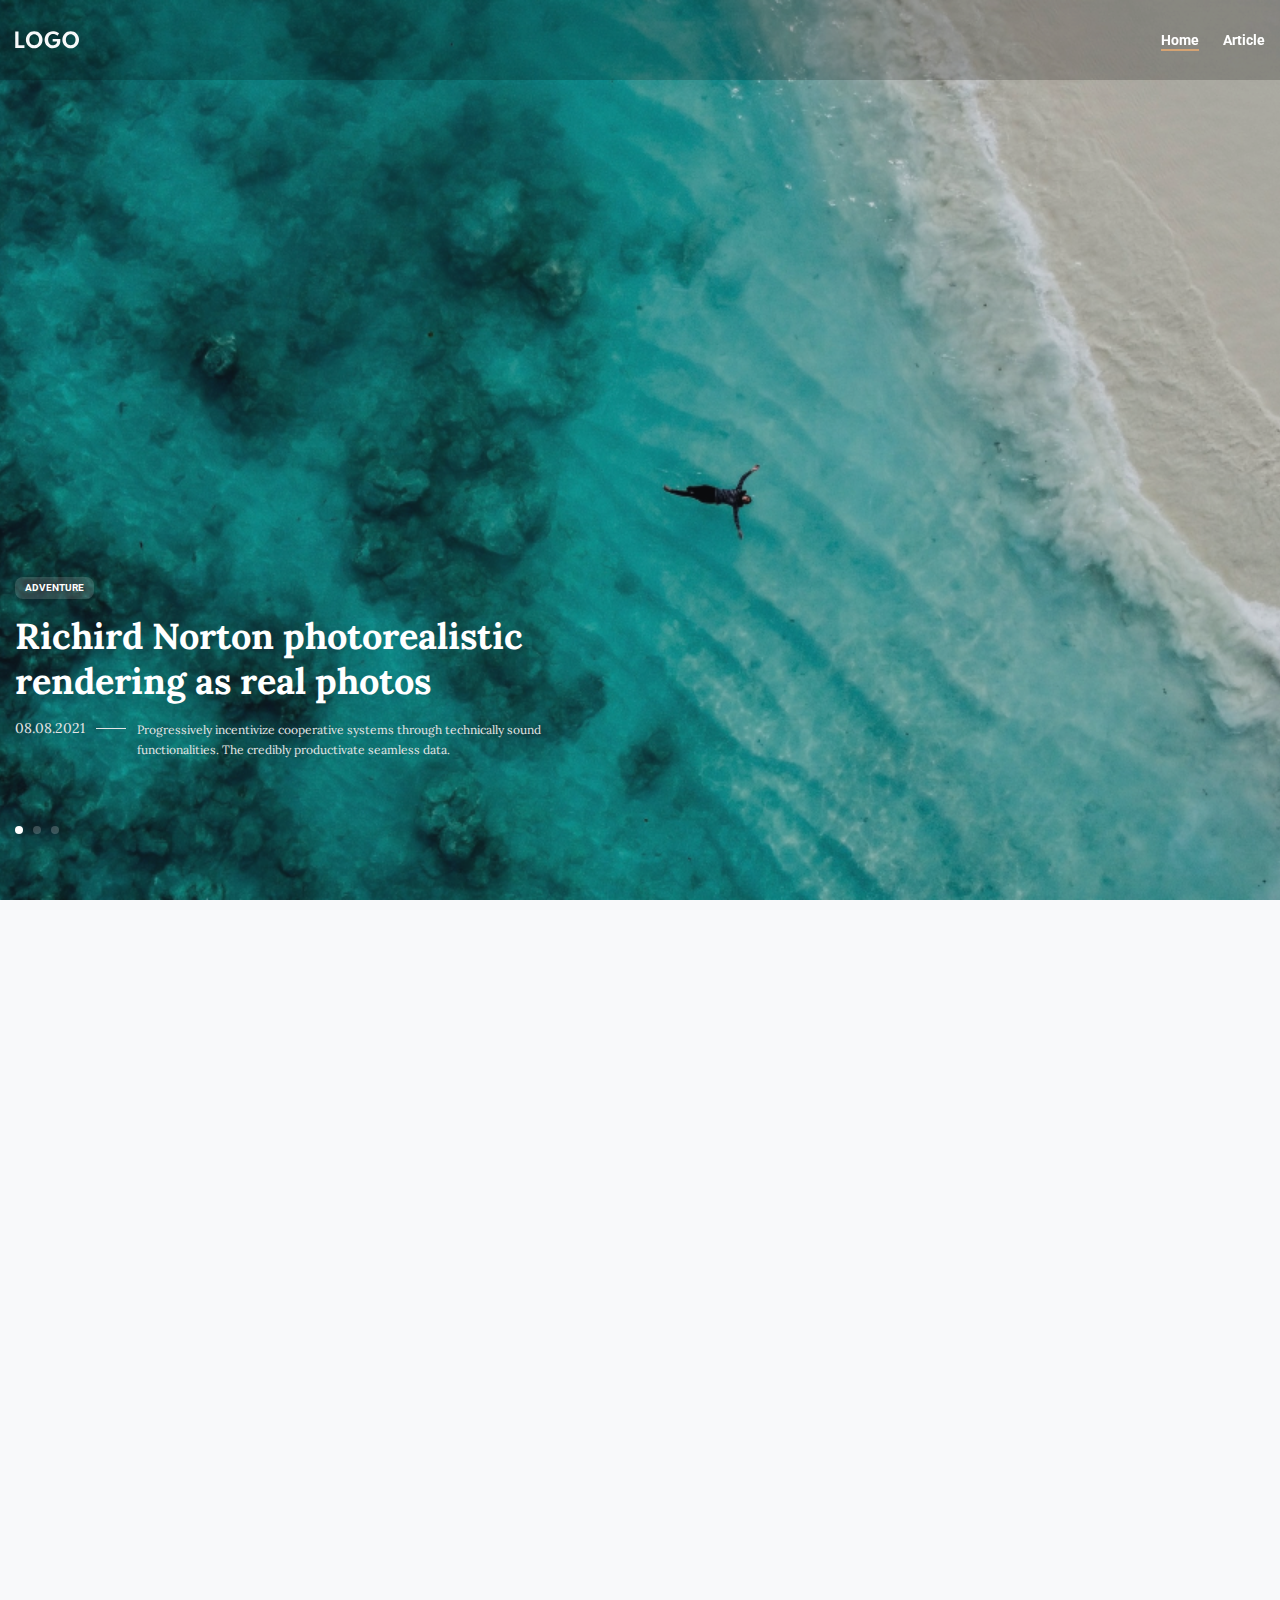
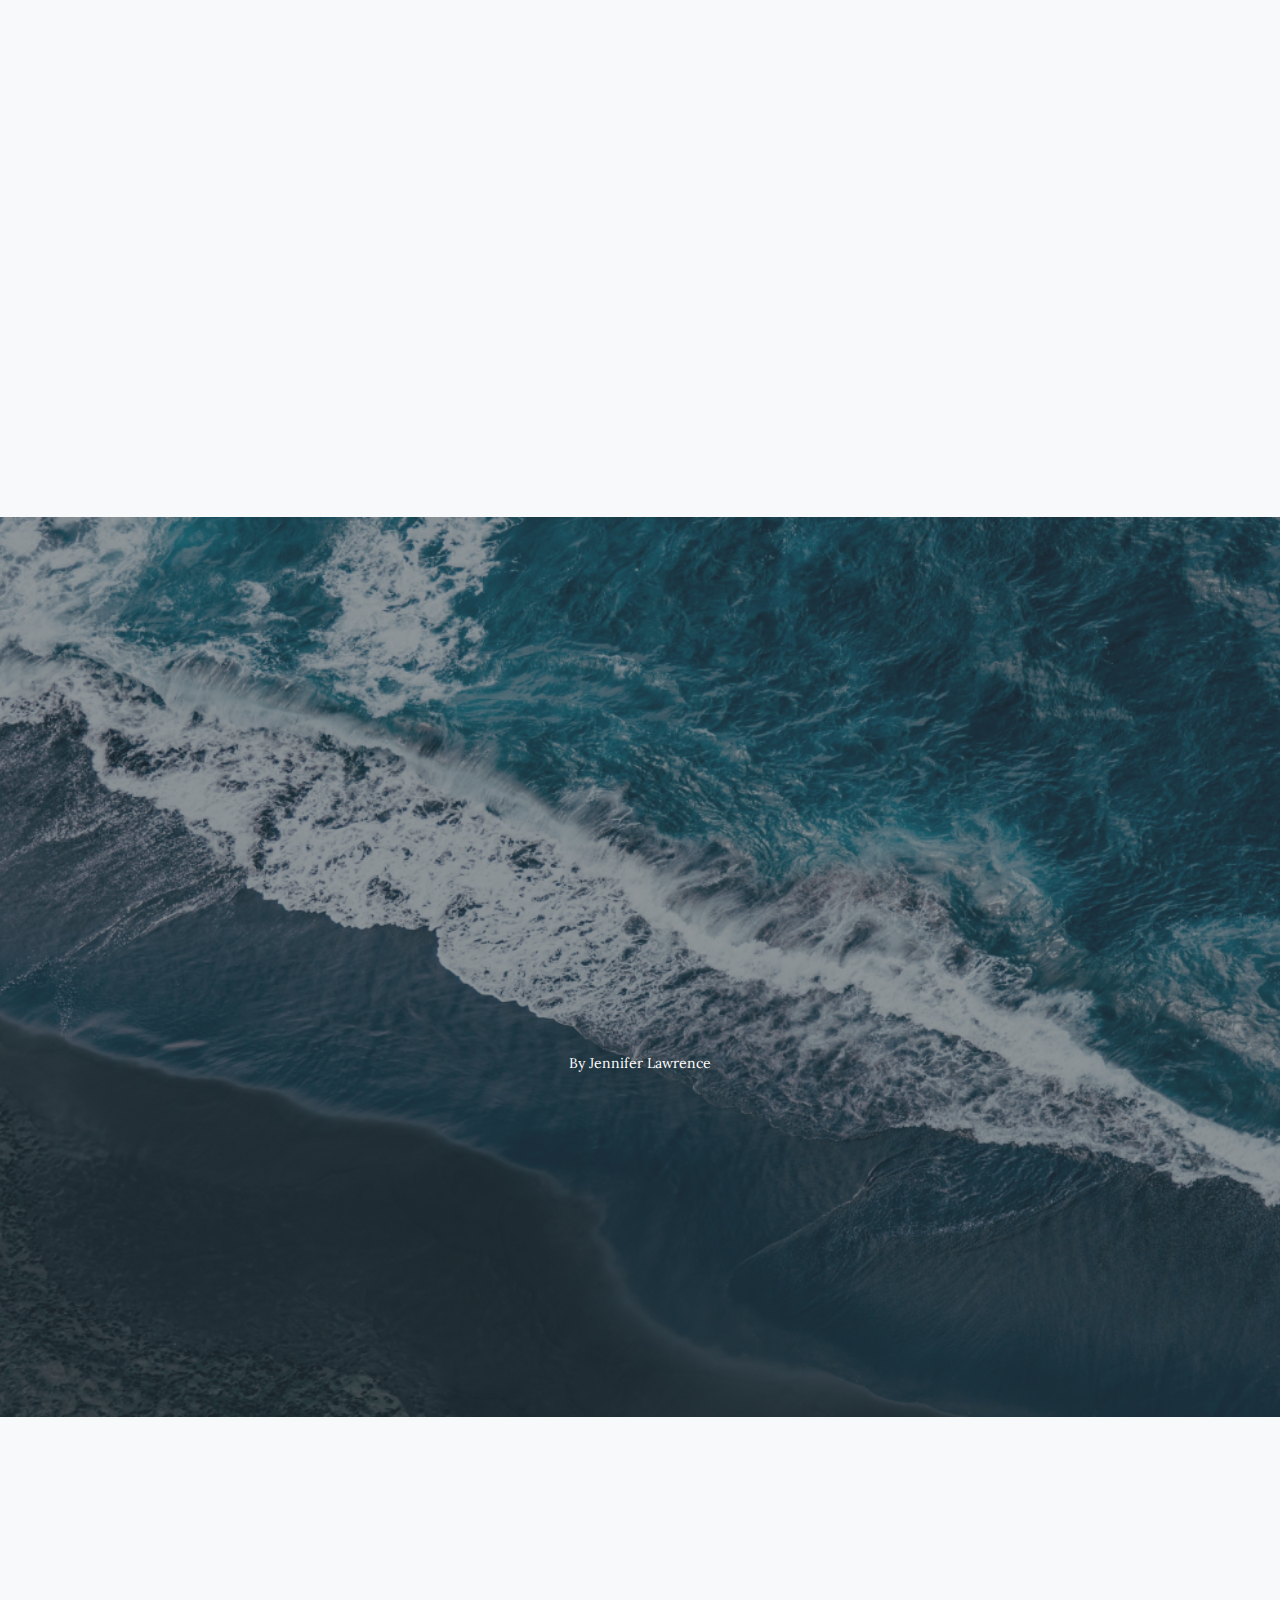
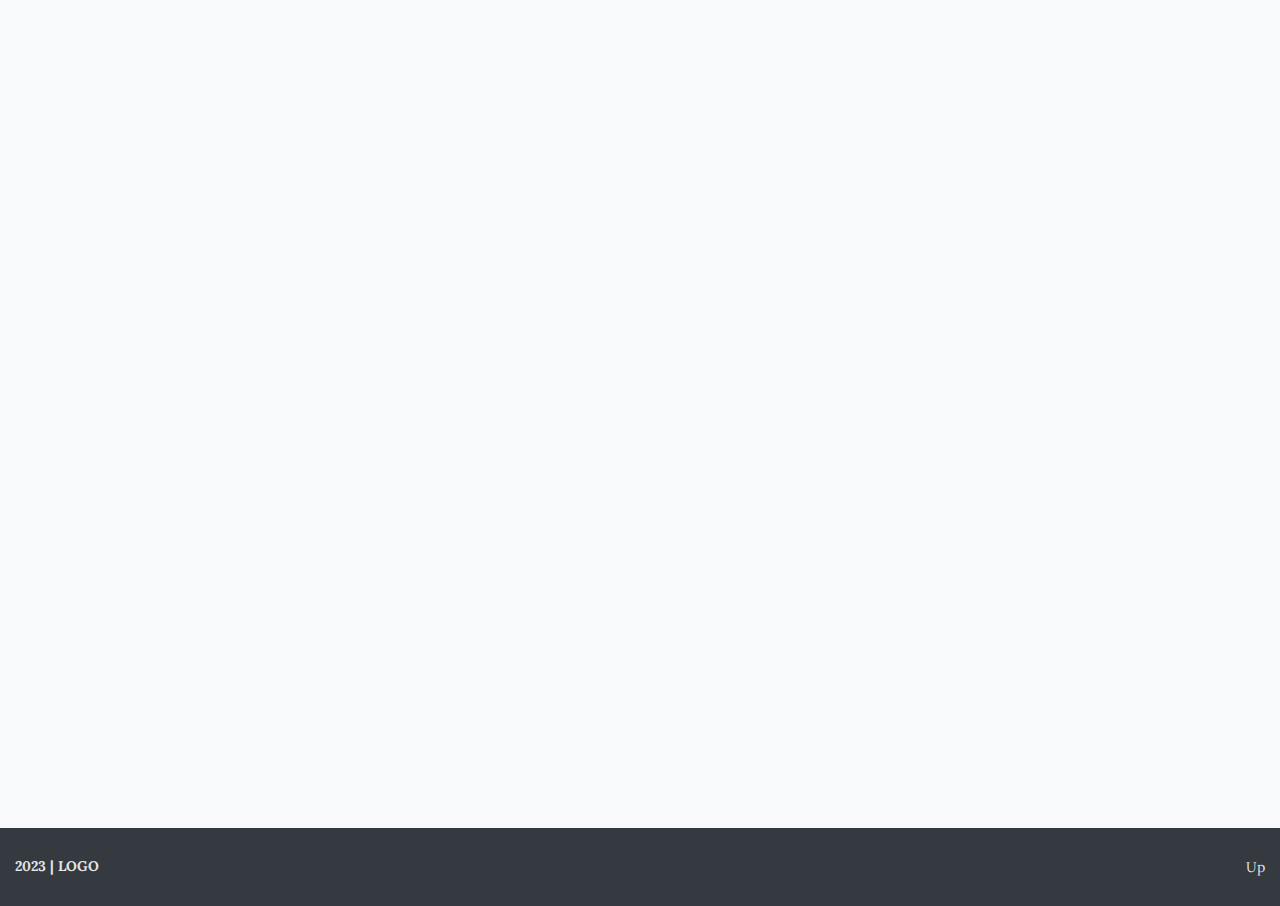
<file: index.html>
<!DOCTYPE html>
<html lang="en">
<head>
    <meta charset="UTF-8">
    <meta http-equiv="X-UA-Compatible" content="IE=edge">
    <meta name="viewport" content="width=device-width, initial-scale=1.0">
    <link href="https://fonts.googleapis.com/css?family=Lora:regular,700&display=swap" rel="stylesheet" />
    <link href="https://fonts.googleapis.com/css?family=Roboto:700&display=swap" rel="stylesheet" />
    <link rel="stylesheet" href="css/style.css">
    <title>HomePage - Minimal Blog Template</title>
</head>
<body>
    <div class="wrapper">
        <header class="header">
            <div class="header__container">
                <div class="header__logo">
                    <img src="img/logo.svg" alt="logo">
                </div>
                <nav class="header__menu menu">
                    <ul class="menu__list">
                        <li class="menu__item">
                            <a href="index.html" class="menu__link active">Home</a>
                        </li>
                        <li class="menu__item">
                            <a href="article.html" class="menu__link">Article</a>
                        </li>
                    </ul>
                </nav>
            </div>
        </header>
        <main class="home">
            <div class="home__sections">
                <div class="home__main-slider main-slider swiper">
                    <div class="main-slider__wrapper swiper-wrapper">
                        <div class="main-slider__slide swiper-slide">
                            <img class="main-slider__bg" src="img/main-slider/01.jpg" alt="image">
                            <div class="main-slider__container">
                                <a href="" class="main-slider__category category">ADVENTURE</a>
                                <div class="main-slider__title title">Richird Norton photorealistic rendering as real photos</div>
                                <div class="main-slider__body">
                                    <div class="main-slider__date">08.08.2021</div>
                                    <div class="main-slider__text text">
                                        <p>
                                            Progressively incentivize cooperative systems through technically sound functionalities. The credibly productivate seamless data.
                                        </p>
                                    </div>
                                </div>
                            </div>
                        </div>
                        <div class="main-slider__slide swiper-slide">
                            <img class="main-slider__bg" src="img/main-slider/02.jpg" alt="image">
                            <div class="main-slider__container">
                                <a href="" class="main-slider__category category">ADVENTURE</a>
                                <div class="main-slider__title title">Lorem ipsum dolor sit amet, consectetur adipisicing elit.</div>
                                <div class="main-slider__body">
                                    <div class="main-slider__date">08.08.2021</div>
                                    <div class="main-slider__text text">
                                        <p>
                                            Progressively incentivize cooperative systems through technically sound functionalities. The credibly productivate seamless data.
                                        </p>
                                    </div>
                                </div>
                            </div>
                        </div>
                        <div class="main-slider__slide swiper-slide">
                            <img class="main-slider__bg" src="img/main-slider/03.jpg" alt="image">
                            <div class="main-slider__container">
                                <a href="" class="main-slider__category category">ADVENTURE</a>
                                <div class="main-slider__title title">Lorem ipsum dolor, sit amet consectetur adipisicing elit. Est, architecto.</div>
                                <div class="main-slider__body">
                                    <div class="main-slider__date">08.08.2021</div>
                                    <div class="main-slider__text text">
                                        <p>
                                            Progressively incentivize cooperative systems through technically sound functionalities. The credibly productivate seamless data.
                                        </p>
                                    </div>
                                </div>
                            </div>
                        </div>
                    </div>
                    <div class="main-slider__bullets bullets">
                        <div class="bullets__container">
                            <div class="bullets__items"></div>
                        </div>
                    </div>
                </div>
                <section class="home__popular popular">
                    <div class="popular__container">
                        <div data-item class="popular__header">
                            <h2 class="popular__title title title_dark">Popular topics</h2>
                            <nav class="popular__nav nav-popular">
                                <button type="button" class="nav-popular__item active">Adventure</button>
                                <button type="button" class="nav-popular__item">Travel</button>
                                <button type="button" class="nav-popular__item">Fashion</button>
                                <button type="button" class="nav-popular__item">Technology</button>
                            </nav>
                        </div>
                        <div class="popular__content">
                            <div class="popular__tab active">
                                <div class="popular__items">
                                    <article data-item class="popular__item item-popular">
                                        <a href="#" class="item-popular__category category">ADVENTURE</a>
                                        <a href="#" class="item-popular__image">
                                            <img src="img/popular/01.jpg" alt="Image">
                                        </a>
                                        <div class="item-popular__date">08.08.2021</div>
                                        <h4 class="item-popular__title">
                                            <a href="#" class="item-popular__link-title">Dream destinations to visit this year in Paris</a>
                                        </h4>
                                        <div class="item-popular__text text">
                                            <p>
                                                Progressively incentivize cooperative systems through
                                                technically sound functionalities. Credibly productivate
                                                seamless data with flexible schemas.
                                            </p>
                                        </div>
                                    </article>
                                    <article data-item class="popular__item item-popular">
                                        <a href="#" class="item-popular__category category">ADVENTURE</a>
                                        <a href="#" class="item-popular__image">
                                            <img src="img/popular/05.jpg" alt="Image">
                                        </a>
                                        <div class="item-popular__date">08.08.2021</div>
                                        <h4 class="item-popular__title">
                                            <a href="#" class="item-popular__link-title">Thins to know before visiting Cave in Germany</a>
                                        </h4>
                                        <div class="item-popular__text text">
                                            <p>
                                                Progressively incentivize cooperative systems through technically sound functionalities. Credibly productivate sseamless data with flexible schemas.
                                            </p>
                                        </div>
                                    </article>
                                    <article data-item class="popular__item item-popular">
                                        <a href="#" class="item-popular__category category">ADVENTURE</a>
                                        <a href="#" class="item-popular__image">
                                            <img src="img/popular/01.jpg" alt="Image">
                                        </a>
                                        <div class="item-popular__date">08.08.2021</div>
                                        <h4 class="item-popular__title">
                                            <a href="#" class="item-popular__link-title">Dream destinations to visit this year in Paris</a>
                                        </h4>
                                        <div class="item-popular__text text">
                                            <p>
                                                Progressively incentivize cooperative systems through
                                                technically sound functionalities. Credibly productivate
                                                seamless data with flexible schemas.
                                            </p>
                                        </div>
                                    </article>
                                    <article data-item class="popular__item item-popular">
                                        <a href="#" class="item-popular__category category">ADVENTURE</a>
                                        <a href="#" class="item-popular__image">
                                            <img src="img/popular/05.jpg" alt="Image">
                                        </a>
                                        <div class="item-popular__date">08.08.2021</div>
                                        <h4 class="item-popular__title">
                                            <a href="#" class="item-popular__link-title">Thins to know before visiting Cave in Germany</a>
                                        </h4>
                                        <div class="item-popular__text text">
                                            <p>
                                                Progressively incentivize cooperative systems through technically sound functionalities. Credibly productivate sseamless data with flexible schemas.
                                            </p>
                                        </div>
                                    </article>
                                    <article data-item class="popular__item item-popular">
                                        <a href="#" class="item-popular__category category">ADVENTURE</a>
                                        <a href="#" class="item-popular__image">
                                            <img src="img/popular/01.jpg" alt="Image">
                                        </a>
                                        <div class="item-popular__date">08.08.2021</div>
                                        <h4 class="item-popular__title">
                                            <a href="#" class="item-popular__link-title">Dream destinations to visit this year in Paris</a>
                                        </h4>
                                        <div class="item-popular__text text">
                                            <p>
                                                Progressively incentivize cooperative systems through
                                                technically sound functionalities. Credibly productivate
                                                seamless data with flexible schemas.
                                            </p>
                                        </div>
                                    </article>
                                    <article data-item class="popular__item item-popular">
                                        <a href="#" class="item-popular__category category">ADVENTURE</a>
                                        <a href="#" class="item-popular__image">
                                            <img src="img/popular/05.jpg" alt="Image">
                                        </a>
                                        <div class="item-popular__date">08.08.2021</div>
                                        <h4 class="item-popular__title">
                                            <a href="#" class="item-popular__link-title">Thins to know before visiting Cave in Germany</a>
                                        </h4>
                                        <div class="item-popular__text text">
                                            <p>
                                                Progressively incentivize cooperative systems through technically sound functionalities. Credibly productivate sseamless data with flexible schemas.
                                            </p>
                                        </div>
                                    </article>
                                    <article data-item class="popular__item item-popular">
                                        <a href="#" class="item-popular__category category">ADVENTURE</a>
                                        <a href="#" class="item-popular__image">
                                            <img src="img/popular/01.jpg" alt="Image">
                                        </a>
                                        <div class="item-popular__date">08.08.2021</div>
                                        <h4 class="item-popular__title">
                                            <a href="#" class="item-popular__link-title">Dream destinations to visit this year in Paris</a>
                                        </h4>
                                        <div class="item-popular__text text">
                                            <p>
                                                Progressively incentivize cooperative systems through
                                                technically sound functionalities. Credibly productivate
                                                seamless data with flexible schemas.
                                            </p>
                                        </div>
                                    </article>
                                    <article data-item class="popular__item item-popular">
                                        <a href="#" class="item-popular__category category">ADVENTURE</a>
                                        <a href="#" class="item-popular__image">
                                            <img src="img/popular/05.jpg" alt="Image">
                                        </a>
                                        <div class="item-popular__date">08.08.2021</div>
                                        <h4 class="item-popular__title">
                                            <a href="#" class="item-popular__link-title">Thins to know before visiting Cave in Germany</a>
                                        </h4>
                                        <div class="item-popular__text text">
                                            <p>
                                                Progressively incentivize cooperative systems through technically sound functionalities. Credibly productivate sseamless data with flexible schemas.
                                            </p>
                                        </div>
                                    </article>
                                </div>
                            </div>
                            <div class="popular__tab">
                                <div class="popular__items">
                                    <article data-item class="popular__item item-popular">
                                        <a href="#" class="item-popular__category category">TRAVEL</a>
                                        <a href="#" class="item-popular__image">
                                            <img src="img/popular/02.jpg" alt="Image">
                                        </a>
                                        <div class="item-popular__date">08.08.2021</div>
                                        <h4 class="item-popular__title">
                                            <a href="#" class="item-popular__link-title">Breathtaking first-person photos around Europe</a>
                                        </h4>
                                        <div class="item-popular__text text">
                                            <p>
                                                Progressively incentivize cooperative systems through
                                                technically sound functionalities. Credibly productivate
                                                seamless data with flexible schemas.
                                            </p>
                                        </div>
                                    </article>
                                </div>
                            </div>
                            <div class="popular__tab">
                                <div class="popular__items">
                                    <article data-item class="popular__item item-popular">
                                        <a href="#" class="item-popular__category category">TECHNOLOGY</a>
                                        <a href="#" class="item-popular__image">
                                            <img src="img/popular/03.jpg" alt="Image">
                                        </a>
                                        <div class="item-popular__date">08.08.2021</div>
                                        <h4 class="item-popular__title">
                                            <a href="#" class="item-popular__link-title">What collectors need  to know about authenticity</a>
                                        </h4>
                                        <div class="item-popular__text text">
                                            <p>
                                                Progressively incentivize cooperative systems through
                                                technically sound functionalities. Credibly productivate
                                                seamless data with flexible schemas.
                                            </p>
                                        </div>
                                    </article>
                                    <article data-item class="popular__item item-popular">
                                        <a href="#" class="item-popular__category category">TECHNOLOGY</a>
                                        <a href="#" class="item-popular__image">
                                            <img src="img/popular/07.jpg" alt="Image">
                                        </a>
                                        <div class="item-popular__date">08.08.2021</div>
                                        <h4 class="item-popular__title">
                                            <a href="#" class="item-popular__link-title">
                                                Richard Norton photorealistic
                                                rendering as real photos
                                            </a>
                                        </h4>
                                        <div class="item-popular__text text">
                                            <p>
                                                Progressively incentivize cooperative systems through
                                                technically sound functionalities. Credibly productivate
                                                seamless data with flexible schemas.
                                            </p>
                                        </div>
                                    </article>
                                </div>
                            </div>
                            <div class="popular__tab">
                                <div class="popular__items">
                                    <article data-item class="popular__item item-popular">
                                        <a href="#" class="item-popular__category category">FASHION</a>
                                        <a href="#" class="item-popular__image">
                                            <img src="img/popular/04.jpg" alt="Image">
                                        </a>
                                        <div class="item-popular__date">08.08.2021</div>
                                        <h4 class="item-popular__title">
                                            <a href="#" class="item-popular__link-title">
                                                Instagram artists with great photography skills
                                            </a>
                                        </h4>
                                        <div class="item-popular__text text">
                                            <p>
                                                Progressively incentivize cooperative systems through
                                                technically sound functionalities. Credibly productivate
                                                seamless data with flexible schemas.
                                            </p>
                                        </div>
                                    </article>
                                    <article data-item class="popular__item item-popular">
                                        <a href="#" class="item-popular__category category">FASHION</a>
                                        <a href="#" class="item-popular__image">
                                            <img src="img/popular/06.jpg" alt="Image">
                                        </a>
                                        <div class="item-popular__date">08.08.2021</div>
                                        <h4 class="item-popular__title">
                                            <a href="#" class="item-popular__link-title">
                                                Nina Smith vibrant work collab with Nike Dunk
                                            </a>
                                        </h4>
                                        <div class="item-popular__text text">
                                            <p>
                                                Progressively incentivize cooperative systems through
                                                technically sound functionalities. Credibly productivate
                                                seamless data with flexible schemas.
                                            </p>
                                        </div>
                                    </article>
                                    <article data-item class="popular__item item-popular">
                                        <a href="#" class="item-popular__category category">FASHION</a>
                                        <a href="#" class="item-popular__image">
                                            <img src="img/popular/08.jpg" alt="Image">
                                        </a>
                                        <div class="item-popular__date">08.08.2021</div>
                                        <h4 class="item-popular__title">
                                            <a href="#" class="item-popular__link-title">
                                                25 quality collectors toys inspired by famous films
                                            </a>
                                        </h4>
                                        <div class="item-popular__text text">
                                            <p>
                                                Progressively incentivize cooperative systems through
                                                technically sound functionalities. Credibly productivate
                                                seamless data with flexible schemas.
                                            </p>
                                        </div>
                                    </article>
                                </div>
                            </div>
                        </div>
                    </div>
                </section>
                <section class="home__big-post big-post">
                    <div class="big-post__container">
                        <a data-item href="#" class="big-post__category category">FASHION</a>
                        <h2 data-item class="big-post__title title">
                            <a href="#" class="big-post__link-title">
                                Richird Norton photorealistic rendering as real photos
                            </a>
                        </h2>
                        <div data-item class="big-post__text text">
                            <p>
                                Progressively incentivize cooperative systems through technically sound functionalities. The credibly productivate seamless data.
                            </p>
                        </div>
                        <a href="#" class="big-post__author">
                            By Jennifer Lawrence
                        </a>
                    </div>
                    <div class="big-post__bg">
                        <img src="img/big-post/image.jpg" alt="image">
                    </div>
                </section>
            </div>
            <section class="home__related related">
                <div class="related__container">
                    <h2 data-item class="related__title title title_dark">Related Posts</h2>
                    <div class="related__items">
                        <article data-item class="related__item item-related">
                            <a href="#" class="item-related__category category">FASHION</a>
                            <a href="#" class="item-related__content">
                                <div class="item-related__date">08.08.2021</div>
                                <h4 class="item-related__title">Richird Norton photorealistic rendering as real photos</h4>
                                <div class="item-related__text text">
                                    <p>
                                        Progressively incentivize cooperative systems through technically sound functionalities. The credibly productivate seamless data.
                                    </p>
                                </div>
                            </a>
                            <div class="item-related__image">
                                <img src="img/related/01.jpg" alt="image">
                            </div>
                        </article>
                        <article data-item class="related__item item-related">
                            <a href="#" class="item-related__category category">FASHION</a>
                            <a href="#" class="item-related__content">
                                <div class="item-related__date">08.08.2021</div>
                                <h4 class="item-related__title">Richird Norton photorealistic rendering as real photos</h4>
                                <div class="item-related__text text">
                                    <p>
                                        Progressively incentivize cooperative systems through technically sound functionalities. The credibly productivate seamless data.
                                    </p>
                                </div>
                            </a>
                            <div class="item-related__image">
                                <img src="img/related/02.jpg" alt="image">
                            </div>
                        </article>
                        <article data-item class="related__item item-related">
                            <a href="#" class="item-related__category category">FASHION</a>
                            <a href="#" class="item-related__content">
                                <div class="item-related__date">08.08.2021</div>
                                <h4 class="item-related__title">Richird Norton photorealistic rendering as real photos</h4>
                                <div class="item-related__text text">
                                    <p>
                                        Progressively incentivize cooperative systems through technically sound functionalities. The credibly productivate seamless data.
                                    </p>
                                </div>
                            </a>
                            <div class="item-related__image">
                                <img src="img/related/03.jpg" alt="image">
                            </div>
                        </article>
                    </div>
                </div>
            </section>
        </main>
        <footer class="footer">
            <div class="footer__container">
                <div class="footer__text">2023 | LOGO</div>
                <button class="footer__up" type="buttom">Up</button>
            </div>
        </footer>
    </div>

    <script src="https://cdn.jsdelivr.net/npm/swiper@8/swiper-bundle.min.js"></script>
    <script src="js/script.js"></script>
</body>
</html>
</file>
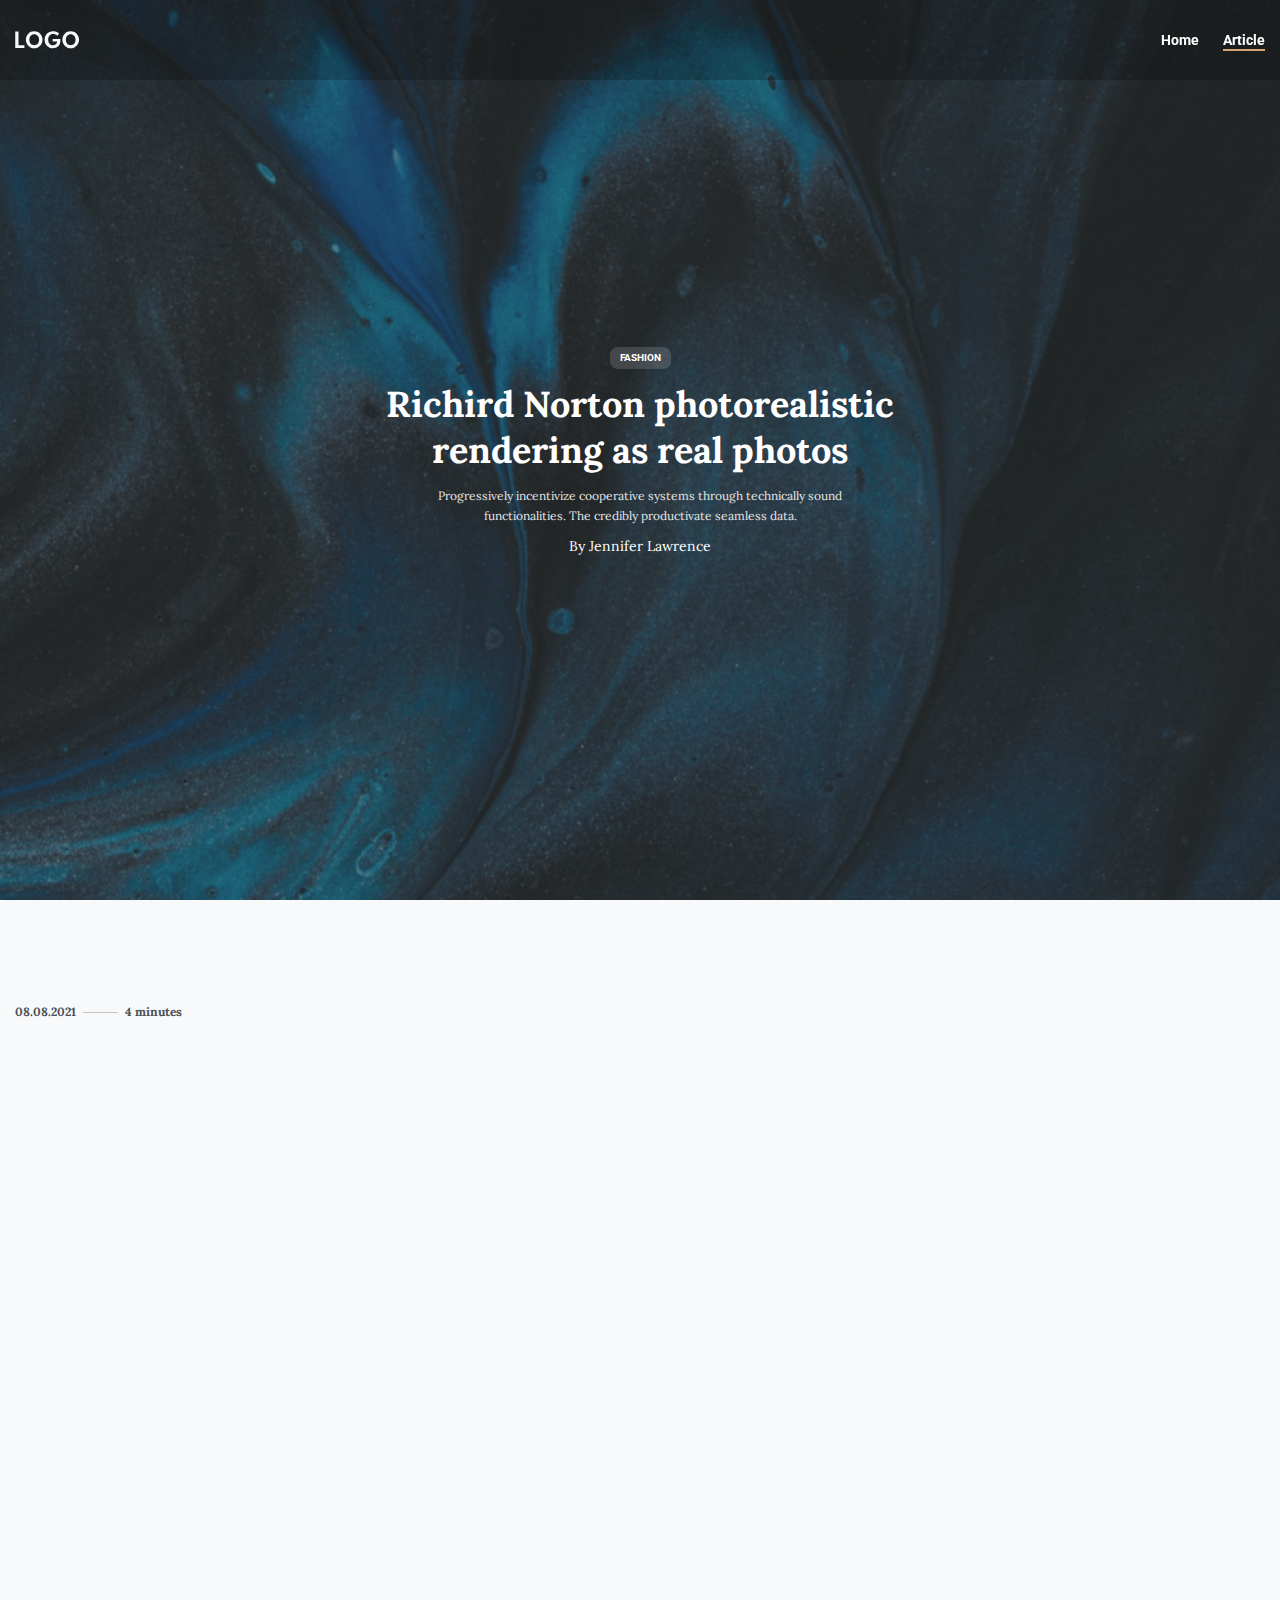
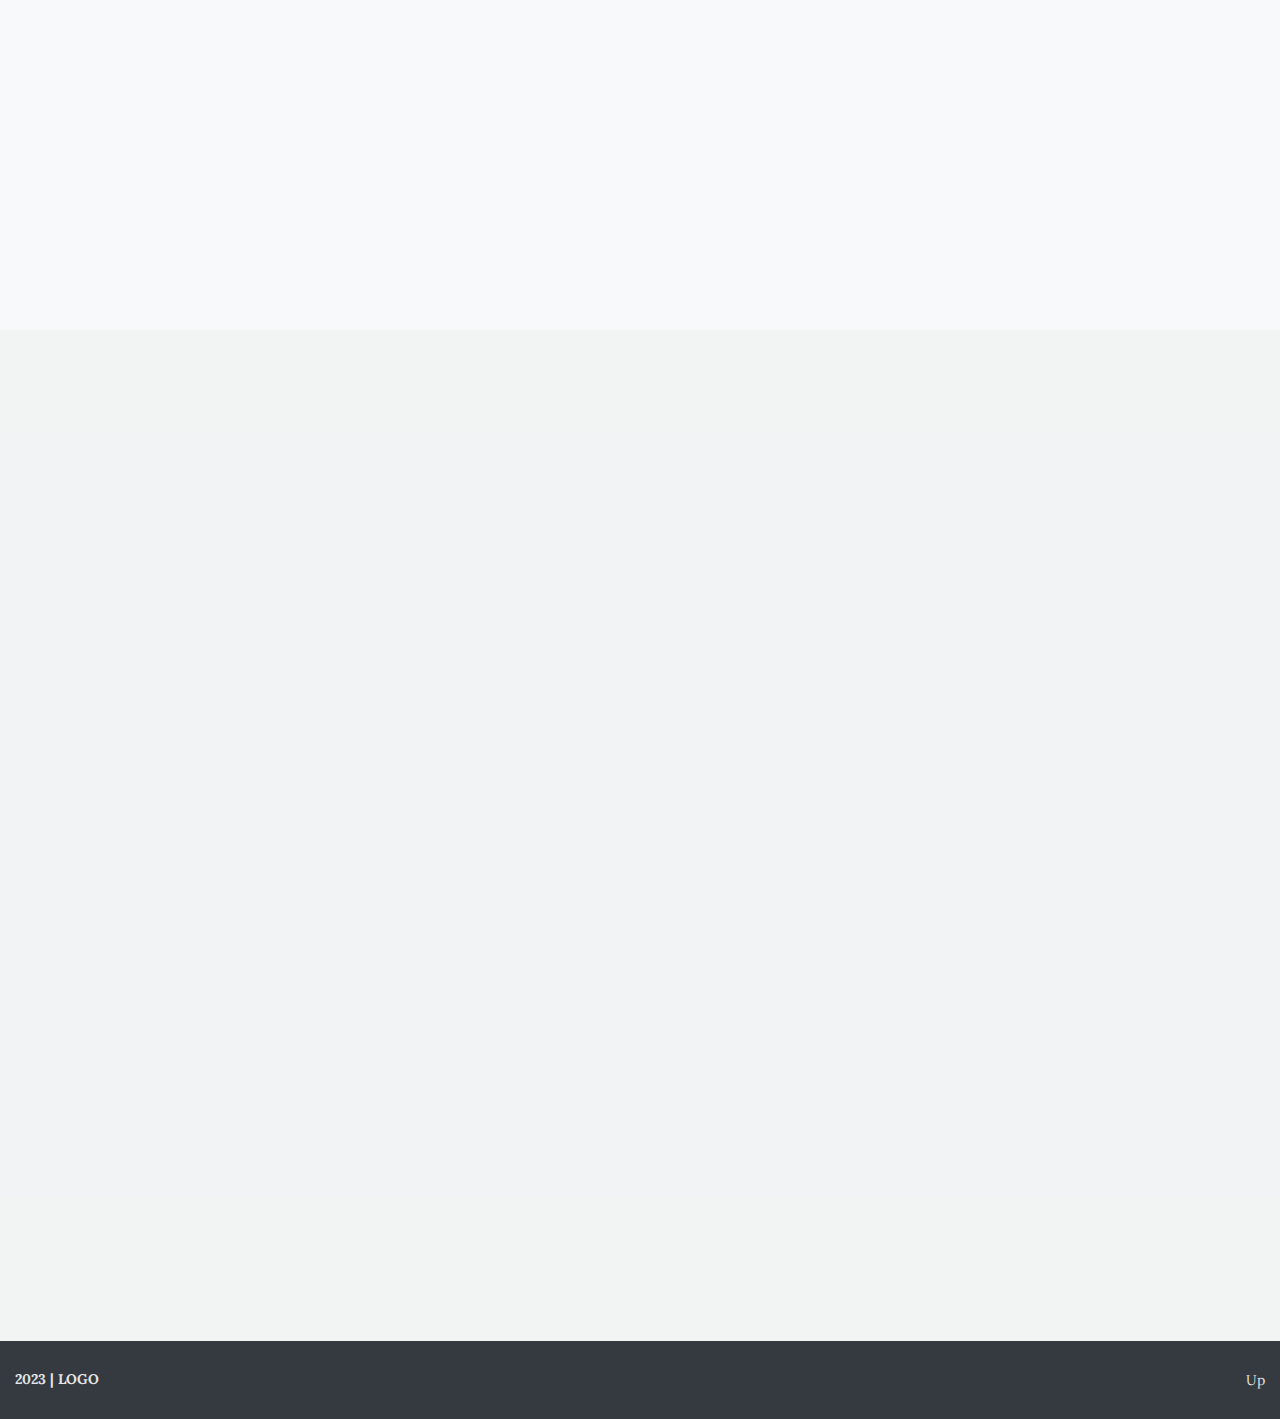
<file: article.html>
<!DOCTYPE html>
<html lang="en">
<head>
    <meta charset="UTF-8">
    <meta http-equiv="X-UA-Compatible" content="IE=edge">
    <meta name="viewport" content="width=device-width, initial-scale=1.0">
    <link href="https://fonts.googleapis.com/css?family=Lora:regular,700&display=swap" rel="stylesheet" />
    <link href="https://fonts.googleapis.com/css?family=Roboto:700&display=swap" rel="stylesheet" />
    <link rel="stylesheet" href="css/style.css">
    <title>Article Template - Minimal Blog Template</title>
</head>
<body>
    <div class="wrapper">
        <header class="header">
            <div class="header__container">
                <a class="header__logo" href="index.html">
                    <img src="img/logo.svg" alt="logo">
                </a>
                <nav class="header__menu menu">
                    <ul class="menu__list">
                        <li class="menu__item">
                            <a href="index.html" class="menu__link">Home</a>
                        </li>
                        <li class="menu__item">
                            <a href="article.html" class="menu__link active" >Article</a>
                        </li>
                    </ul>
                </nav>
            </div>
        </header>
        <main class="article">
            <section class="article__big-post big-post">
                <div class="big-post__container">
                    <a data-item href="#" class="big-post__category category">FASHION</a>
                    <h2 data-item class="big-post__title title">                            
                        Richird Norton photorealistic rendering as real photos
                    </h2>
                    <div data-item class="big-post__text text">
                        <p>
                            Progressively incentivize cooperative systems through technically sound functionalities. The credibly productivate seamless data.
                        </p>
                    </div>
                    <a data-item href="#" class="big-post__author">
                        By Jennifer Lawrence
                    </a>
                </div>
                <div class="big-post__bg">
                    <img src="img/article/image.jpg" alt="image">
                </div>
            </section>
            <div class="article__content">
                <div class="article__container">
                    <aside class="article__info">
                        <div class="article__date">08.08.2021</div>
                        <div class="article__time">4 minutes</div>
                    </aside>
                    <div class="article__body">
                        <div class="article__text">
                            <p data-item>
                                Seamlessly syndicate cutting-edge architectures rather than collaborative collaboration and idea-sharing. Proactively incubate visionary interfaces whereas premium benefits. Seamlessly negotiate ubiquitous leadership skills rather than parallel ideas. Dramatically visualize superior interfaces for best-of-breed alignments. Synergistically formulate performance based users through customized relationships. Interactively deliver cross-platform ROI via granular systems. Intrinsicly enhance effective initiatives vis-a-vis orthogonal outsourcing. Rapidiously monetize market-driven opportunities with multifunctional users. Collaboratively enhance visionary opportunities through revolutionary schemas. Progressively network just in time customer service without real-time scenarios.
                            </p>
                            <p data-item>
                                Synergistically drive e-business leadership with unique synergy. Compellingly seize market positioning ROI and bricks-and-clicks e-markets. Proactively myocardinate timely platforms through distributed ideas. Professionally optimize enabled core competencies for leading-edge sources. Professionally enhance stand-alone leadership with innovative synergy. Rapidiously generate backend experiences vis-a-vis long-term high-impact relationships. Authoritatively supply market-driven mindshare and bricks-and-clicks opportunities. Holisticly create diverse innovation through adaptive communities. Efficiently empower seamless meta-services with impactful opportunities. Distinctively transition virtual outsourcing with focused e-tailers.
                            </p>
                            <blockquote data-item>
                                “ Monotonectally seize superior mindshare rather than efficient technology. ” 
                            </blockquote>
                            <p data-item>
                                Compellingly enhance seamless resources through competitive content. Continually actualize 24/365 alignments for resource-leveling platforms. Energistically enhance high standards in models and professional expertise. Intrinsicly iterate extensible metrics for prospective opportunities. Continually develop leading-edge experiences through quality e-services.
                            </p>
                        </div>
                        <div data-item class="article__tags">
                            <a href="#" class="article__tag category">ADVENTURE</a>
                            <a href="#" class="article__tag category">PHOTO</a>
                            <a href="#" class="article__tag category">DESIGN</a>
                        </div>
                        <div data-item class="article__author author">
                            <div class="author__avatar">
                                <img src="img/article/avatar.jpg" alt="avatar">
                            </div>
                            <div class="author__body">
                                <a href="#" class="author__title">By Jennifer Lawrence</a>
                                <a href="#" class="author__skils">Thinker & Designer</a>
                            </div>
                        </div>
                    </div>
                </div>
            </div>
            <section class="article__related related">
                <div class="related__container">
                    <h2 data-item class="related__title title title_dark">Related Posts</h2>
                    <div class="related__items">
                        <article data-item class="related__item item-related">
                            <a href="#" class="item-related__category category">FASHION</a>
                            <a href="#" class="item-related__content">
                                <div class="item-related__date">08.08.2021</div>
                                <h4 class="item-related__title">Richird Norton photorealistic rendering as real photos</h4>
                                <div class="item-related__text text">
                                    <p>
                                        Progressively incentivize cooperative systems through technically sound functionalities. The credibly productivate seamless data.
                                    </p>
                                </div>
                            </a>
                            <div class="item-related__image">
                                <img src="img/related/01.jpg" alt="image">
                            </div>
                        </article>
                        <article data-item class="related__item item-related">
                            <a href="#" class="item-related__category category">FASHION</a>
                            <a href="#" class="item-related__content">
                                <div class="item-related__date">08.08.2021</div>
                                <h4 class="item-related__title">Richird Norton photorealistic rendering as real photos</h4>
                                <div class="item-related__text text">
                                    <p>
                                        Progressively incentivize cooperative systems through technically sound functionalities. The credibly productivate seamless data.
                                    </p>
                                </div>
                            </a>
                            <div class="item-related__image">
                                <img src="img/related/02.jpg" alt="image">
                            </div>
                        </article>
                        <article data-item class="related__item item-related">
                            <a href="#" class="item-related__category category">FASHION</a>
                            <a href="#" class="item-related__content">
                                <div class="item-related__date">08.08.2021</div>
                                <h4 class="item-related__title">Richird Norton photorealistic rendering as real photos</h4>
                                <div class="item-related__text text">
                                    <p>
                                        Progressively incentivize cooperative systems through technically sound functionalities. The credibly productivate seamless data.
                                    </p>
                                </div>
                            </a>
                            <div class="item-related__image">
                                <img src="img/related/03.jpg" alt="image">
                            </div>
                        </article>
                    </div>
                </div>
            </section>
        </main>
        <footer class="footer">
            <div class="footer__container">
                <div class="footer__text">2023 | LOGO</div>
                <button class="footer__up" type="buttom">Up</button>
            </div>
        </footer>
    </div>

    <script src="https://cdn.jsdelivr.net/npm/swiper@8/swiper-bundle.min.js"></script>
    <script src="js/script.js"></script>
</body>
</html>
</file>
<file: css/style.css>
/* =========== RESET CSS ============= */
@import url('reset.css');

/* ========== COMMON STYLES ============ */
@import url('common.css');

/* ========= HEADER STYLE ============== */
@import url('header.css');

/* ========== FOOTER STYLE ============= */
@import url('footer.css');

/* ========= HOME PAGE STYLE =========== */
@import url('homepage.css');

/* ======== ARTICLE PAGE STYLE ========== */
@import url('article.css');
</file>
